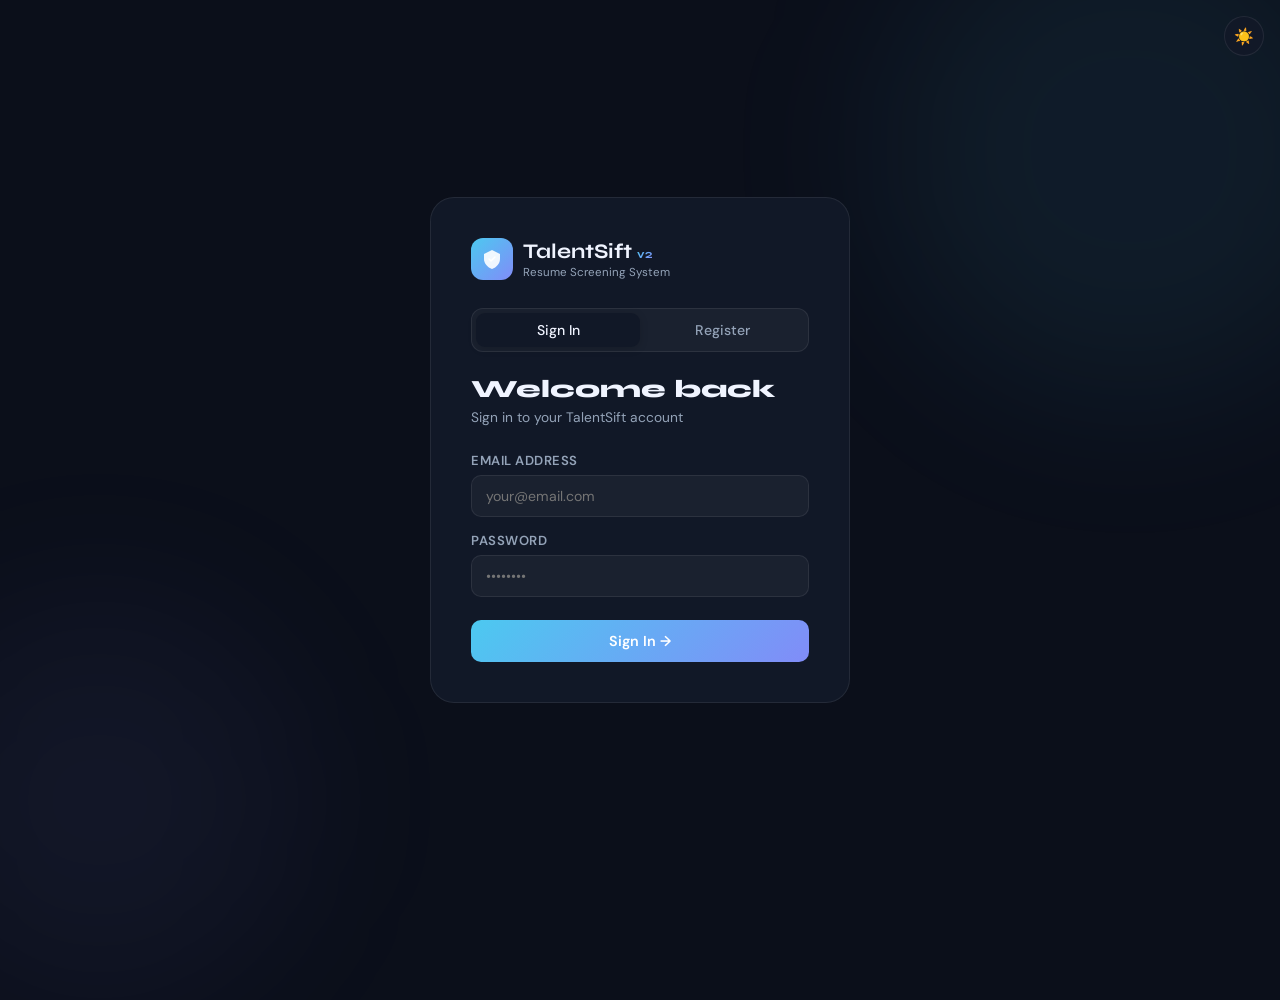
<file: templates/login.html>
<!DOCTYPE html>
<html lang="en" data-theme="dark">
<head>
<meta charset="UTF-8">
<meta name="viewport" content="width=device-width, initial-scale=1.0">
<title>TalentSift v2 — Login</title>
<link href="https://fonts.googleapis.com/css2?family=Syne:wght@400;600;700;800&family=DM+Sans:wght@300;400;500&display=swap" rel="stylesheet">
<style>
:root{--font-d:'Syne',sans-serif;--font-b:'DM Sans',sans-serif;}
[data-theme="dark"]{--bg:#0b0f1a;--surface:#111827;--border:rgba(255,255,255,0.08);--text:#f0f4ff;--sub:#94a3b8;--muted:#4b5563;--input-bg:rgba(255,255,255,0.04);--accent:#4cc9f0;--accent2:#818cf8;}
[data-theme="light"]{--bg:#f0f4ff;--surface:#fff;--border:rgba(0,0,0,0.08);--text:#0f172a;--sub:#475569;--muted:#94a3b8;--input-bg:rgba(0,0,0,0.03);--accent:#0ea5e9;--accent2:#818cf8;}
*{box-sizing:border-box;margin:0;padding:0;}
body{font-family:var(--font-b);background:var(--bg);color:var(--text);min-height:100vh;display:flex;align-items:center;justify-content:center;position:relative;overflow:hidden;transition:background 0.3s;}
.orb{position:absolute;border-radius:50%;filter:blur(80px);pointer-events:none;}
.o1{width:500px;height:500px;background:rgba(76,201,240,0.07);top:-100px;right:-100px;animation:of 20s ease-in-out infinite;}
.o2{width:400px;height:400px;background:rgba(129,140,248,0.06);bottom:-100px;left:-100px;animation:of 25s ease-in-out infinite reverse;}
@keyframes of{0%,100%{transform:translate(0,0);}50%{transform:translate(30px,-30px);}}
.card{background:var(--surface);border:1px solid var(--border);border-radius:24px;padding:40px;width:420px;max-width:95vw;position:relative;z-index:1;backdrop-filter:blur(20px);}
.logo{display:flex;align-items:center;gap:10px;margin-bottom:28px;}
.logo-icon{width:42px;height:42px;border-radius:12px;background:linear-gradient(135deg,#4cc9f0,#818cf8);display:flex;align-items:center;justify-content:center;color:white;}
.logo-text{font-family:var(--font-d);font-size:1.3rem;font-weight:700;}
.logo-sub{font-size:.72rem;color:var(--sub);margin-top:1px;}
h2{font-family:var(--font-d);font-size:1.55rem;font-weight:800;margin-bottom:4px;}
.sub{font-size:0.86rem;color:var(--sub);margin-bottom:26px;}
.tabs{display:flex;background:var(--input-bg);border:1px solid var(--border);border-radius:12px;padding:4px;margin-bottom:22px;}
.tab{flex:1;padding:8px;border:none;background:transparent;color:var(--sub);font-family:var(--font-b);font-size:0.88rem;font-weight:500;cursor:pointer;border-radius:9px;transition:all 0.2s;}
.tab.active{background:var(--surface);color:var(--text);box-shadow:0 2px 8px rgba(0,0,0,0.15);}
.form-group{margin-bottom:15px;}
label{display:block;font-size:0.82rem;font-weight:600;color:var(--sub);margin-bottom:6px;text-transform:uppercase;letter-spacing:.04em;}
input,select{width:100%;padding:11px 14px;border:1px solid var(--border);border-radius:10px;background:var(--input-bg);color:var(--text);font-family:var(--font-b);font-size:0.88rem;outline:none;transition:all 0.2s;}
input:focus,select:focus{border-color:var(--accent);box-shadow:0 0 0 3px rgba(76,201,240,0.15);}
select option{background:var(--surface);}
.btn{width:100%;padding:12px;border-radius:10px;border:none;background:linear-gradient(135deg,#4cc9f0,#818cf8);color:white;font-family:var(--font-b);font-size:0.9rem;font-weight:600;cursor:pointer;margin-top:8px;transition:all 0.2s;}
.btn:hover{transform:translateY(-1px);filter:brightness(1.1);}
.btn:active{transform:translateY(0);}
.error-msg{color:#ef4444;font-size:0.82rem;margin-top:10px;display:none;padding:10px 12px;background:rgba(239,68,68,0.08);border:1px solid rgba(239,68,68,0.2);border-radius:8px;}
.success-msg{color:#06d6a0;font-size:0.82rem;margin-top:10px;display:none;padding:10px 12px;background:rgba(6,214,160,0.08);border:1px solid rgba(6,214,160,0.2);border-radius:8px;}
.theme-btn{position:fixed;top:16px;right:16px;width:40px;height:40px;border-radius:50%;border:1px solid var(--border);background:var(--surface);color:var(--sub);cursor:pointer;font-size:1rem;z-index:10;transition:all .2s;}
.theme-btn:hover{background:var(--input-bg);}
.loading-btn{opacity:.7;pointer-events:none;}
.role-select-wrap{position:relative;}
.role-desc{font-size:.74rem;color:var(--muted);margin-top:5px;padding:7px 10px;background:var(--input-bg);border-radius:7px;border:1px solid var(--border);}
</style>
</head>
<body>
<div class="orb o1"></div>
<div class="orb o2"></div>
<button class="theme-btn" id="themeBtn" title="Toggle theme">☀️</button>

<div class="card">
  <div class="logo">
    <div class="logo-icon">
      <svg width="22" height="22" viewBox="0 0 22 22" fill="none">
        <path d="M11 2L3 6V11C3 15.4 6.5 19.6 11 20.9C15.5 19.6 19 15.4 19 11V6L11 2Z" fill="currentColor" opacity="0.9"/>
        <path d="M8 11L10 13L14 9" stroke="white" stroke-width="1.5" stroke-linecap="round" stroke-linejoin="round"/>
      </svg>
    </div>
    <div>
      <div class="logo-text">TalentSift <span style="background:linear-gradient(135deg,#4cc9f0,#818cf8);-webkit-background-clip:text;-webkit-text-fill-color:transparent;font-size:.75rem">v2</span></div>
      <div class="logo-sub">Resume Screening System</div>
    </div>
  </div>

  <div class="tabs">
    <button class="tab active" id="loginTab" onclick="switchTab('login')">Sign In</button>
    <button class="tab" id="registerTab" onclick="switchTab('register')">Register</button>
  </div>

  <!-- LOGIN -->
  <div id="loginForm">
    <h2>Welcome back</h2>
    <p class="sub">Sign in to your TalentSift account</p>
    <div class="form-group">
      <label>Email Address</label>
      <input type="email" id="loginEmail" placeholder="your@email.com" autocomplete="email">
    </div>
    <div class="form-group">
      <label>Password</label>
      <input type="password" id="loginPass" placeholder="••••••••" autocomplete="current-password">
    </div>
    <div class="error-msg" id="loginError"></div>
    <button class="btn" id="loginBtn" onclick="doLogin()">Sign In →</button>
  </div>

  <!-- REGISTER -->
  <div id="registerForm" style="display:none">
    <h2>Create account</h2>
    <p class="sub">Join TalentSift to start screening resumes</p>
    <div class="form-group">
      <label>Full Name</label>
      <input type="text" id="regName" placeholder="Jane Smith">
    </div>
    <div class="form-group">
      <label>Email Address</label>
      <input type="email" id="regEmail" placeholder="jane@company.com">
    </div>
    <div class="form-group">
      <label>Password</label>
      <input type="password" id="regPass" placeholder="Min 6 characters">
    </div>
    <div class="form-group">
      <label>Role</label>
      <div class="role-select-wrap">
        <select id="regRole" onchange="updateRoleDesc()">
          <option value="recruiter">Recruiter</option>
          <option value="hr_manager">HR Manager</option>
          <option value="admin">Admin</option>
        </select>
        <div class="role-desc" id="roleDesc">📋 Can upload resumes, view candidates, schedule interviews</div>
      </div>
    </div>
    <div class="error-msg" id="regError"></div>
    <div class="success-msg" id="regSuccess"></div>
    <button class="btn" id="regBtn" onclick="doRegister()">Create Account →</button>
  </div>
</div>

<script>
const html = document.documentElement;
const saved = localStorage.getItem('theme') || 'dark';
html.setAttribute('data-theme', saved);
document.getElementById('themeBtn').textContent = saved === 'dark' ? '☀️' : '🌙';
document.getElementById('themeBtn').addEventListener('click', () => {
  const t = html.getAttribute('data-theme') === 'dark' ? 'light' : 'dark';
  html.setAttribute('data-theme', t);
  localStorage.setItem('theme', t);
  document.getElementById('themeBtn').textContent = t === 'dark' ? '☀️' : '🌙';
});

const roleDescriptions = {
  recruiter: '📋 Can upload resumes, view candidates, schedule interviews',
  hr_manager: '👔 Can manage candidates, jobs, interviews, and view analytics',
  admin: '🔑 Full access — manage users, all data, system settings'
};

function updateRoleDesc() {
  const role = document.getElementById('regRole').value;
  document.getElementById('roleDesc').textContent = roleDescriptions[role] || '';
}

function switchTab(tab) {
  document.getElementById('loginForm').style.display   = tab==='login'    ? 'block' : 'none';
  document.getElementById('registerForm').style.display= tab==='register' ? 'block' : 'none';
  document.getElementById('loginTab').classList.toggle('active',    tab==='login');
  document.getElementById('registerTab').classList.toggle('active', tab==='register');
}

async function doLogin() {
  const email = document.getElementById('loginEmail').value.trim();
  const pass  = document.getElementById('loginPass').value;
  const err   = document.getElementById('loginError');
  const btn   = document.getElementById('loginBtn');
  err.style.display = 'none';
  if (!email || !pass) { err.textContent = 'Email and password are required'; err.style.display = 'block'; return; }
  btn.textContent = 'Signing in...'; btn.classList.add('loading-btn');
  try {
    const r = await fetch('/api/auth/login', {method:'POST',headers:{'Content-Type':'application/json'},body:JSON.stringify({email,password:pass})});
    const d = await r.json();
    if (d.success) { window.location.href = '/'; }
    else { err.textContent = d.error || 'Invalid email or password'; err.style.display = 'block'; }
  } catch(e) { err.textContent = 'Network error. Please try again.'; err.style.display = 'block'; }
  btn.textContent = 'Sign In →'; btn.classList.remove('loading-btn');
}

async function doRegister() {
  const err = document.getElementById('regError');
  const suc = document.getElementById('regSuccess');
  const btn = document.getElementById('regBtn');
  err.style.display = 'none'; suc.style.display = 'none';
  const data = {
    name:     document.getElementById('regName').value.trim(),
    email:    document.getElementById('regEmail').value.trim(),
    password: document.getElementById('regPass').value,
    role:     document.getElementById('regRole').value,
  };
  if (!data.name||!data.email||!data.password) { err.textContent='All fields are required'; err.style.display='block'; return; }
  if (data.password.length < 6) { err.textContent='Password must be at least 6 characters'; err.style.display='block'; return; }
  btn.textContent = 'Creating account...'; btn.classList.add('loading-btn');
  try {
    const r = await fetch('/api/auth/register',{method:'POST',headers:{'Content-Type':'application/json'},body:JSON.stringify(data)});
    const d = await r.json();
    if (d.success) {
      suc.textContent = '✅ Account created successfully! Please sign in.';
      suc.style.display = 'block';
      setTimeout(() => switchTab('login'), 1500);
    } else { err.textContent = d.error||'Registration failed'; err.style.display='block'; }
  } catch(e) { err.textContent='Network error. Please try again.'; err.style.display='block'; }
  btn.textContent = 'Create Account →'; btn.classList.remove('loading-btn');
}

document.addEventListener('keydown', e => {
  if (e.key === 'Enter') {
    const activeTab = document.getElementById('loginTab').classList.contains('active');
    if (activeTab) doLogin(); else doRegister();
  }
});
</script>
</body>
</html>
</file>
